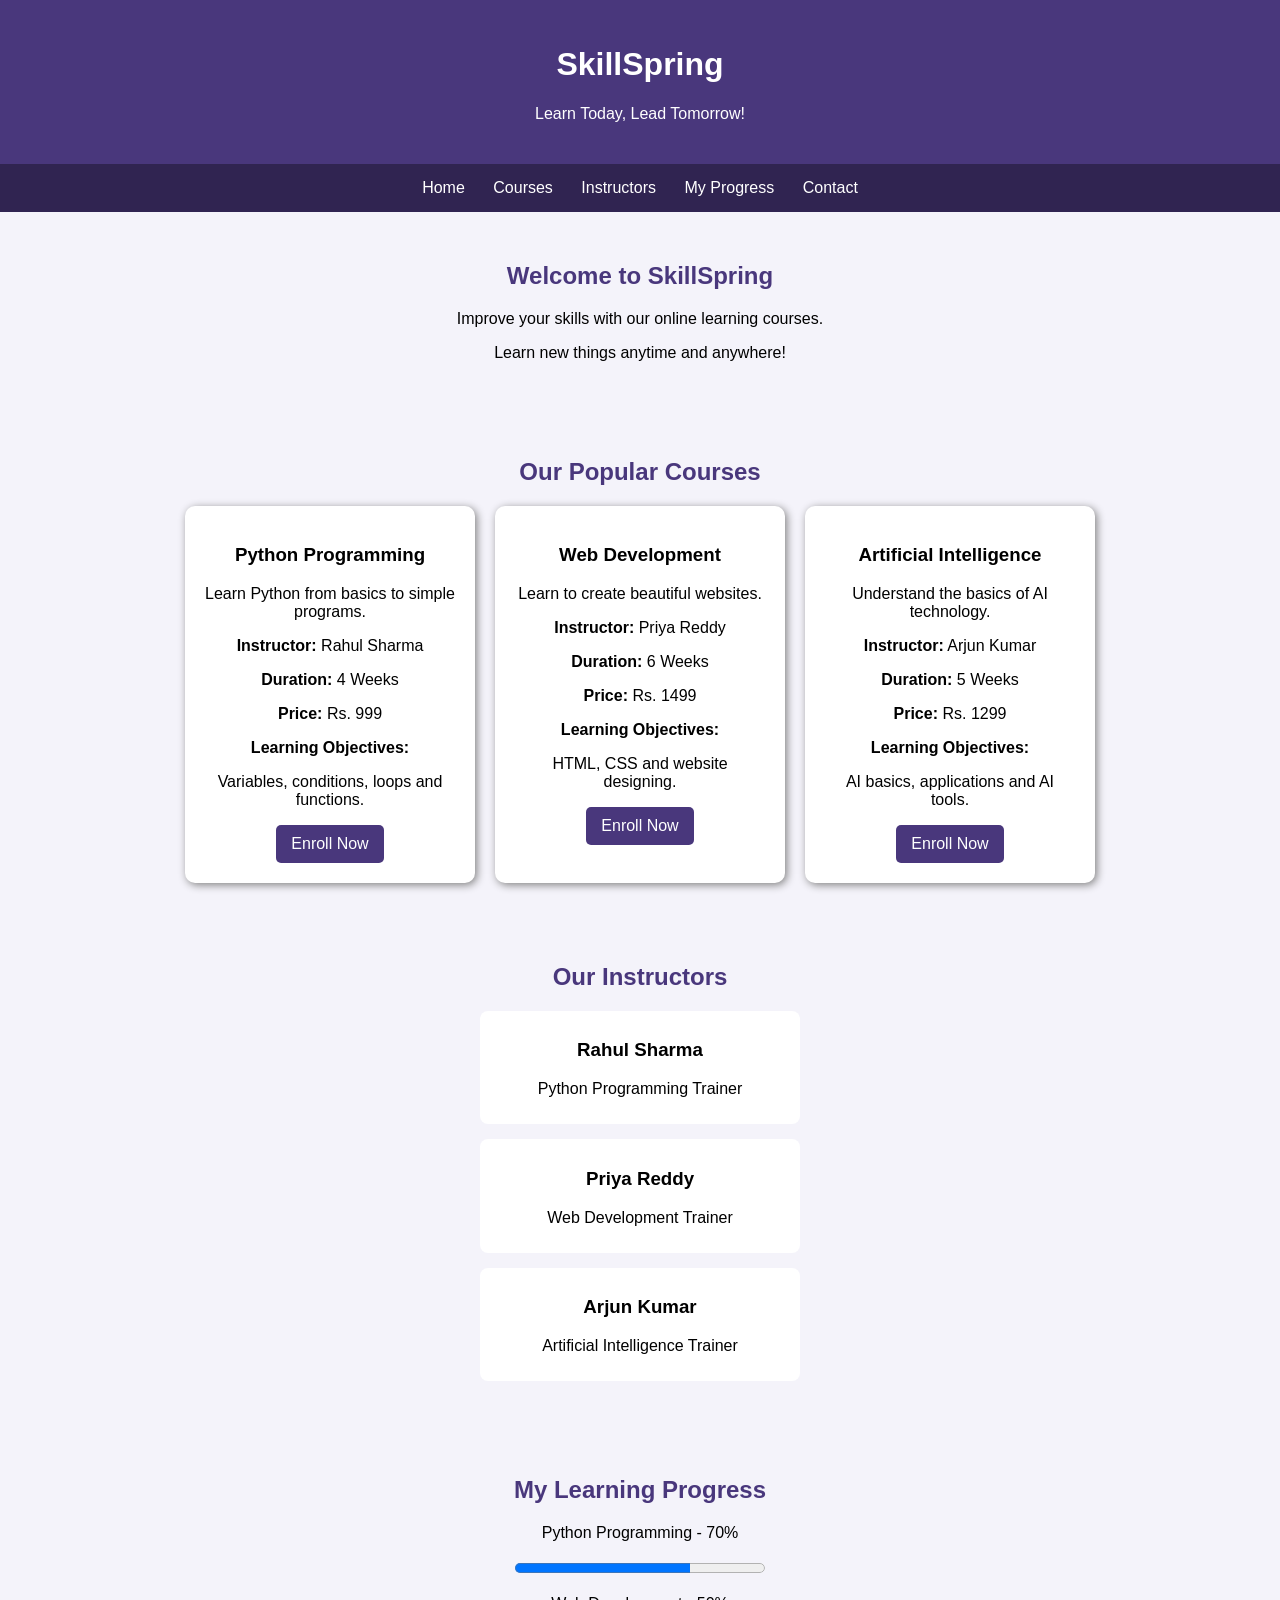
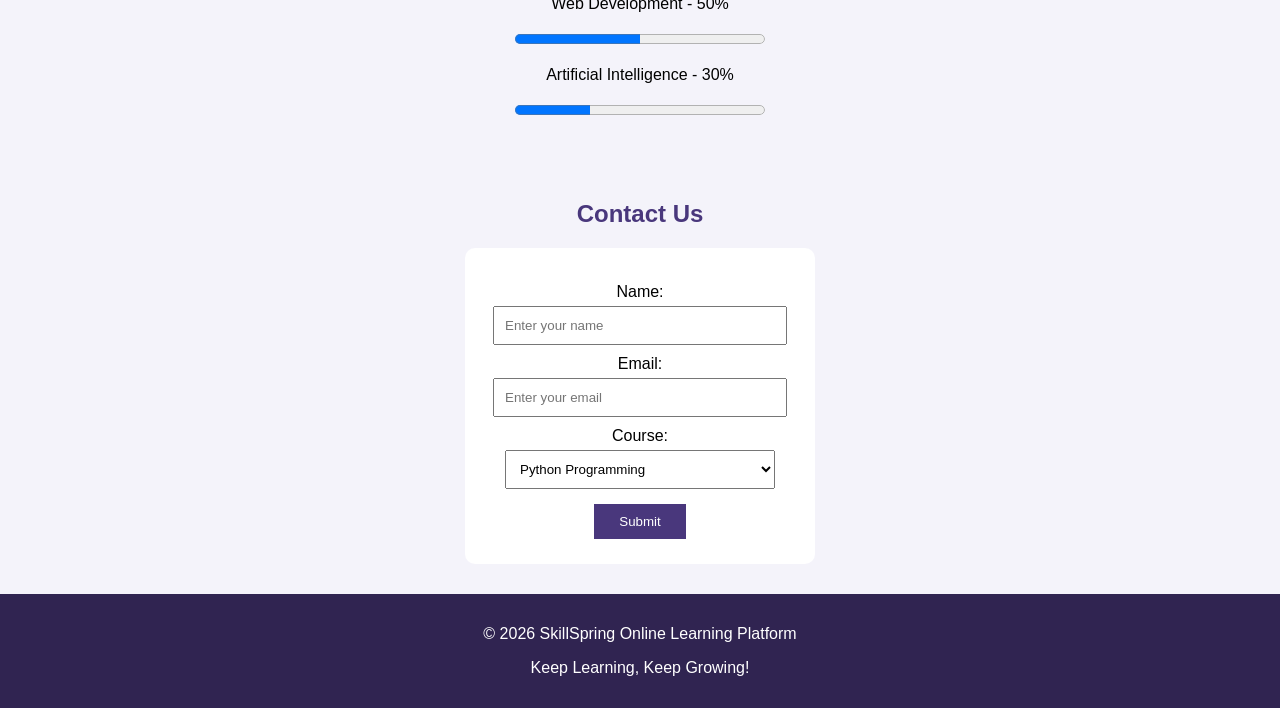
<file: online-learning/index.html>
<!DOCTYPE html>
<html>
<head>
    <title>SkillSpring - Online Learning</title>
    <link rel="stylesheet" href="style.css">
</head>

<body>

    <header>
        <h1>SkillSpring</h1>
        <p>Learn Today, Lead Tomorrow!</p>
    </header>

    <nav>
        <a href="#home">Home</a>
        <a href="#courses">Courses</a>
        <a href="#instructors">Instructors</a>
        <a href="#progress">My Progress</a>
        <a href="#contact">Contact</a>
    </nav>

    <section id="home">
        <h2>Welcome to SkillSpring</h2>
        <p>Improve your skills with our online learning courses.</p>
        <p>Learn new things anytime and anywhere!</p>
    </section>

    <section id="courses">
        <h2>Our Popular Courses</h2>

        <div class="course-container">

            <div class="card">
                <h3>Python Programming</h3>
                <p>Learn Python from basics to simple programs.</p>
                <p><b>Instructor:</b> Rahul Sharma</p>
                <p><b>Duration:</b> 4 Weeks</p>
                <p><b>Price:</b> Rs. 999</p>
                <p><b>Learning Objectives:</b></p>
                <p>Variables, conditions, loops and functions.</p>
                <a href="#contact">Enroll Now</a>
            </div>

            <div class="card">
                <h3>Web Development</h3>
                <p>Learn to create beautiful websites.</p>
                <p><b>Instructor:</b> Priya Reddy</p>
                <p><b>Duration:</b> 6 Weeks</p>
                <p><b>Price:</b> Rs. 1499</p>
                <p><b>Learning Objectives:</b></p>
                <p>HTML, CSS and website designing.</p>
                <a href="#contact">Enroll Now</a>
            </div>

            <div class="card">
                <h3>Artificial Intelligence</h3>
                <p>Understand the basics of AI technology.</p>
                <p><b>Instructor:</b> Arjun Kumar</p>
                <p><b>Duration:</b> 5 Weeks</p>
                <p><b>Price:</b> Rs. 1299</p>
                <p><b>Learning Objectives:</b></p>
                <p>AI basics, applications and AI tools.</p>
                <a href="#contact">Enroll Now</a>
            </div>

        </div>
    </section>

    <section id="instructors">
        <h2>Our Instructors</h2>

        <div class="instructor">
            <h3>Rahul Sharma</h3>
            <p>Python Programming Trainer</p>
        </div>

        <div class="instructor">
            <h3>Priya Reddy</h3>
            <p>Web Development Trainer</p>
        </div>

        <div class="instructor">
            <h3>Arjun Kumar</h3>
            <p>Artificial Intelligence Trainer</p>
        </div>
    </section>

    <section id="progress">
        <h2>My Learning Progress</h2>

        <p>Python Programming - 70%</p>
        <progress value="70" max="100"></progress>

        <p>Web Development - 50%</p>
        <progress value="50" max="100"></progress>

        <p>Artificial Intelligence - 30%</p>
        <progress value="30" max="100"></progress>
    </section>

    <section id="contact">
        <h2>Contact Us</h2>

        <form>
            <label>Name:</label>
            <input type="text" placeholder="Enter your name">

            <label>Email:</label>
            <input type="email" placeholder="Enter your email">

            <label>Course:</label>
            <select>
                <option>Python Programming</option>
                <option>Web Development</option>
                <option>Artificial Intelligence</option>
            </select>

            <button type="button">Submit</button>
        </form>
    </section>

    <footer>
        <p>© 2026 SkillSpring Online Learning Platform</p>
        <p>Keep Learning, Keep Growing!</p>
    </footer>

</body>
</html>
</file>
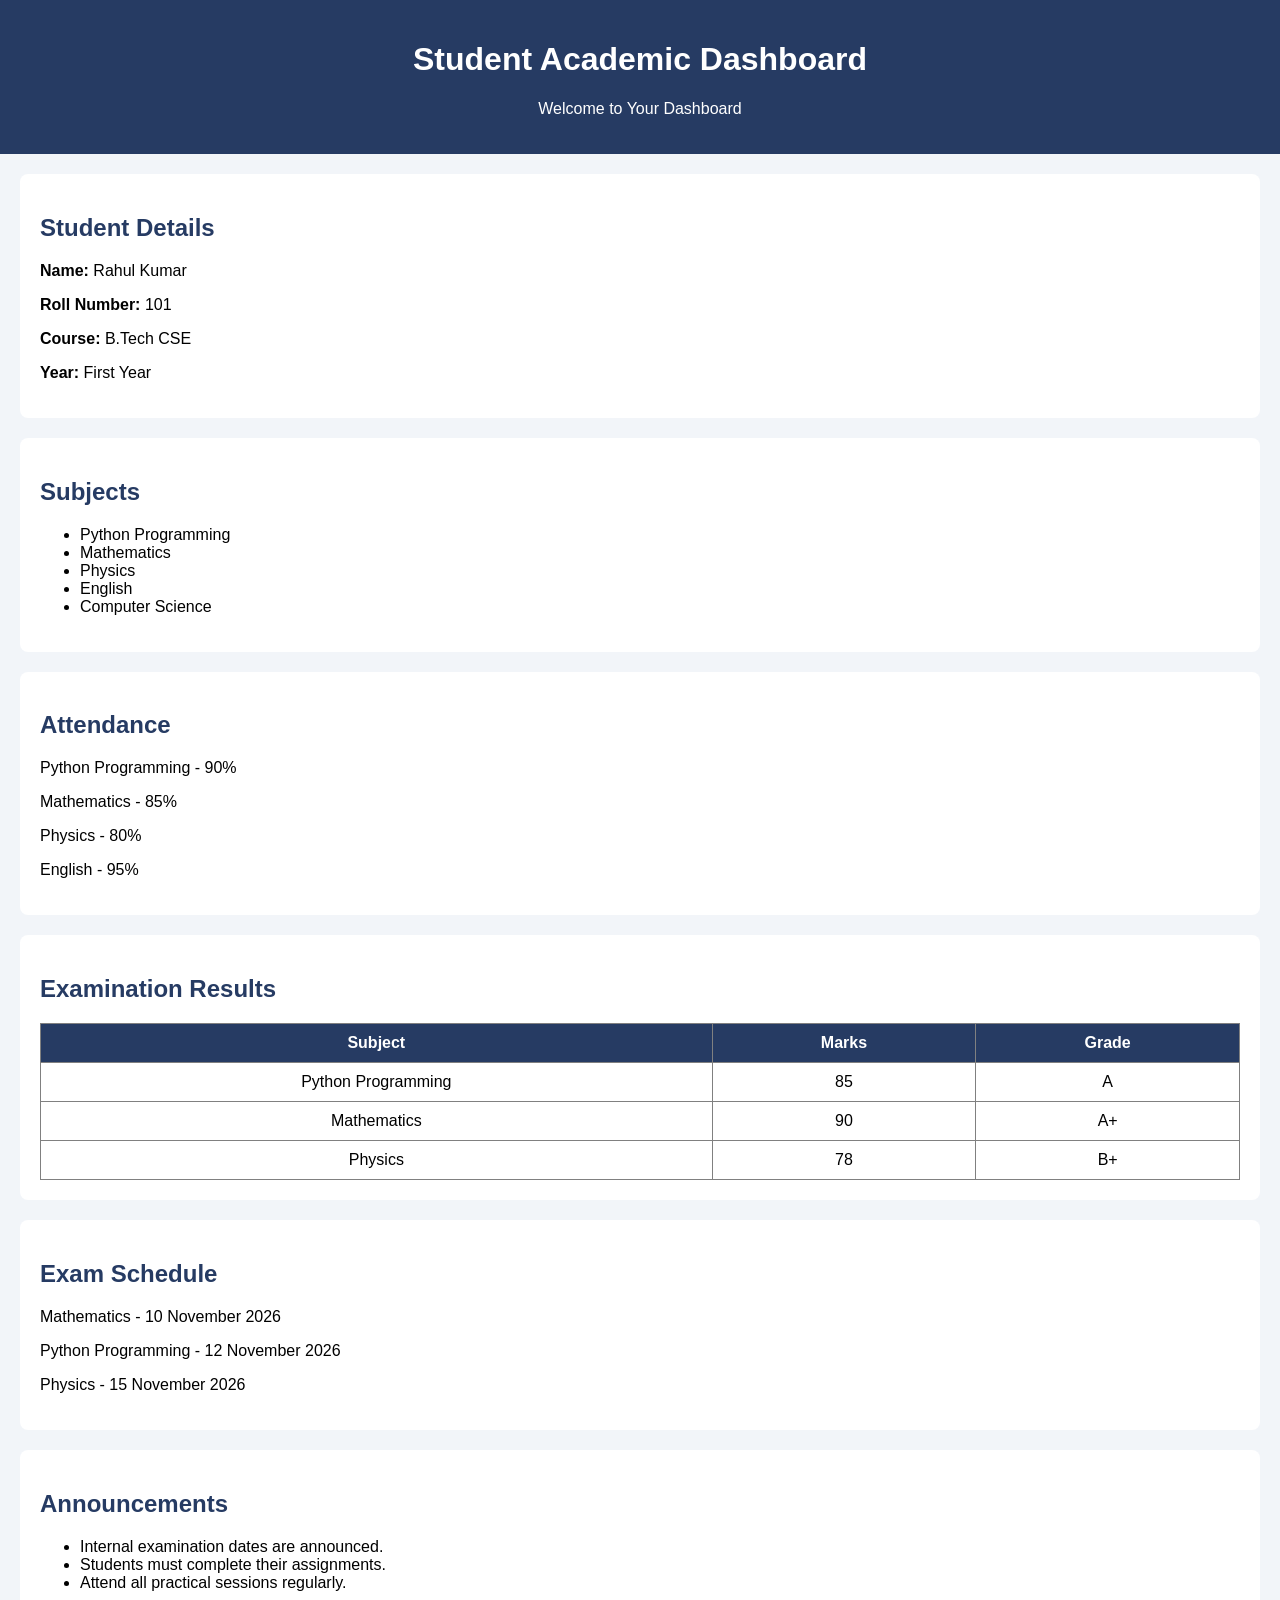
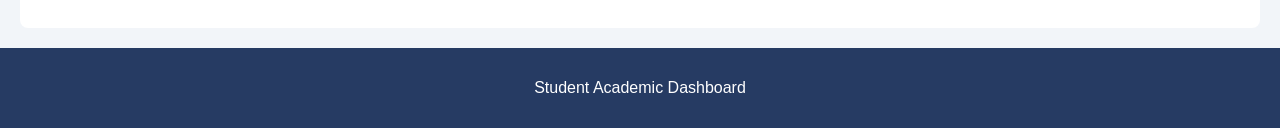
<file: student-dashboard/index.html>
<!DOCTYPE HTML>
<html>
<head>
    <title>Student Academic Dashboard</title>
    <link rel="stylesheet" href="style.css">
</head>

<body>

    <header>
        <h1>Student Academic Dashboard</h1>
        <p>Welcome to Your Dashboard</p>
    </header>

    <section>
        <h2>Student Details</h2>
        <p><b>Name:</b> Rahul Kumar</p>
        <p><b>Roll Number:</b> 101</p>
        <p><b>Course:</b> B.Tech CSE</p>
        <p><b>Year:</b> First Year</p>
    </section>

    <section>
        <h2>Subjects</h2>
        <ul>
            <li>Python Programming</li>
            <li>Mathematics</li>
            <li>Physics</li>
            <li>English</li>
            <li>Computer Science</li>
        </ul>
    </section>

    <section>
        <h2>Attendance</h2>
        <p>Python Programming - 90%</p>
        <p>Mathematics - 85%</p>
        <p>Physics - 80%</p>
        <p>English - 95%</p>
    </section>

    <section>
        <h2>Examination Results</h2>
        <table>
            <tr>
                <th>Subject</th>
                <th>Marks</th>
                <th>Grade</th>
            </tr>

            <tr>
                <td>Python Programming</td>
                <td>85</td>
                <td>A</td>
            </tr>

            <tr>
                <td>Mathematics</td>
                <td>90</td>
                <td>A+</td>
            </tr>

            <tr>
                <td>Physics</td>
                <td>78</td>
                <td>B+</td>
            </tr>
        </table>
    </section>

    <section>
        <h2>Exam Schedule</h2>
        <p>Mathematics - 10 November 2026</p>
        <p>Python Programming - 12 November 2026</p>
        <p>Physics - 15 November 2026</p>
    </section>

    <section>
        <h2>Announcements</h2>
        <ul>
            <li>Internal examination dates are announced.</li>
            <li>Students must complete their assignments.</li>
            <li>Attend all practical sessions regularly.</li>
        </ul>
    </section>

    <footer>
        <p>Student Academic Dashboard</p>
    </footer>

</body>
</html>
</file>
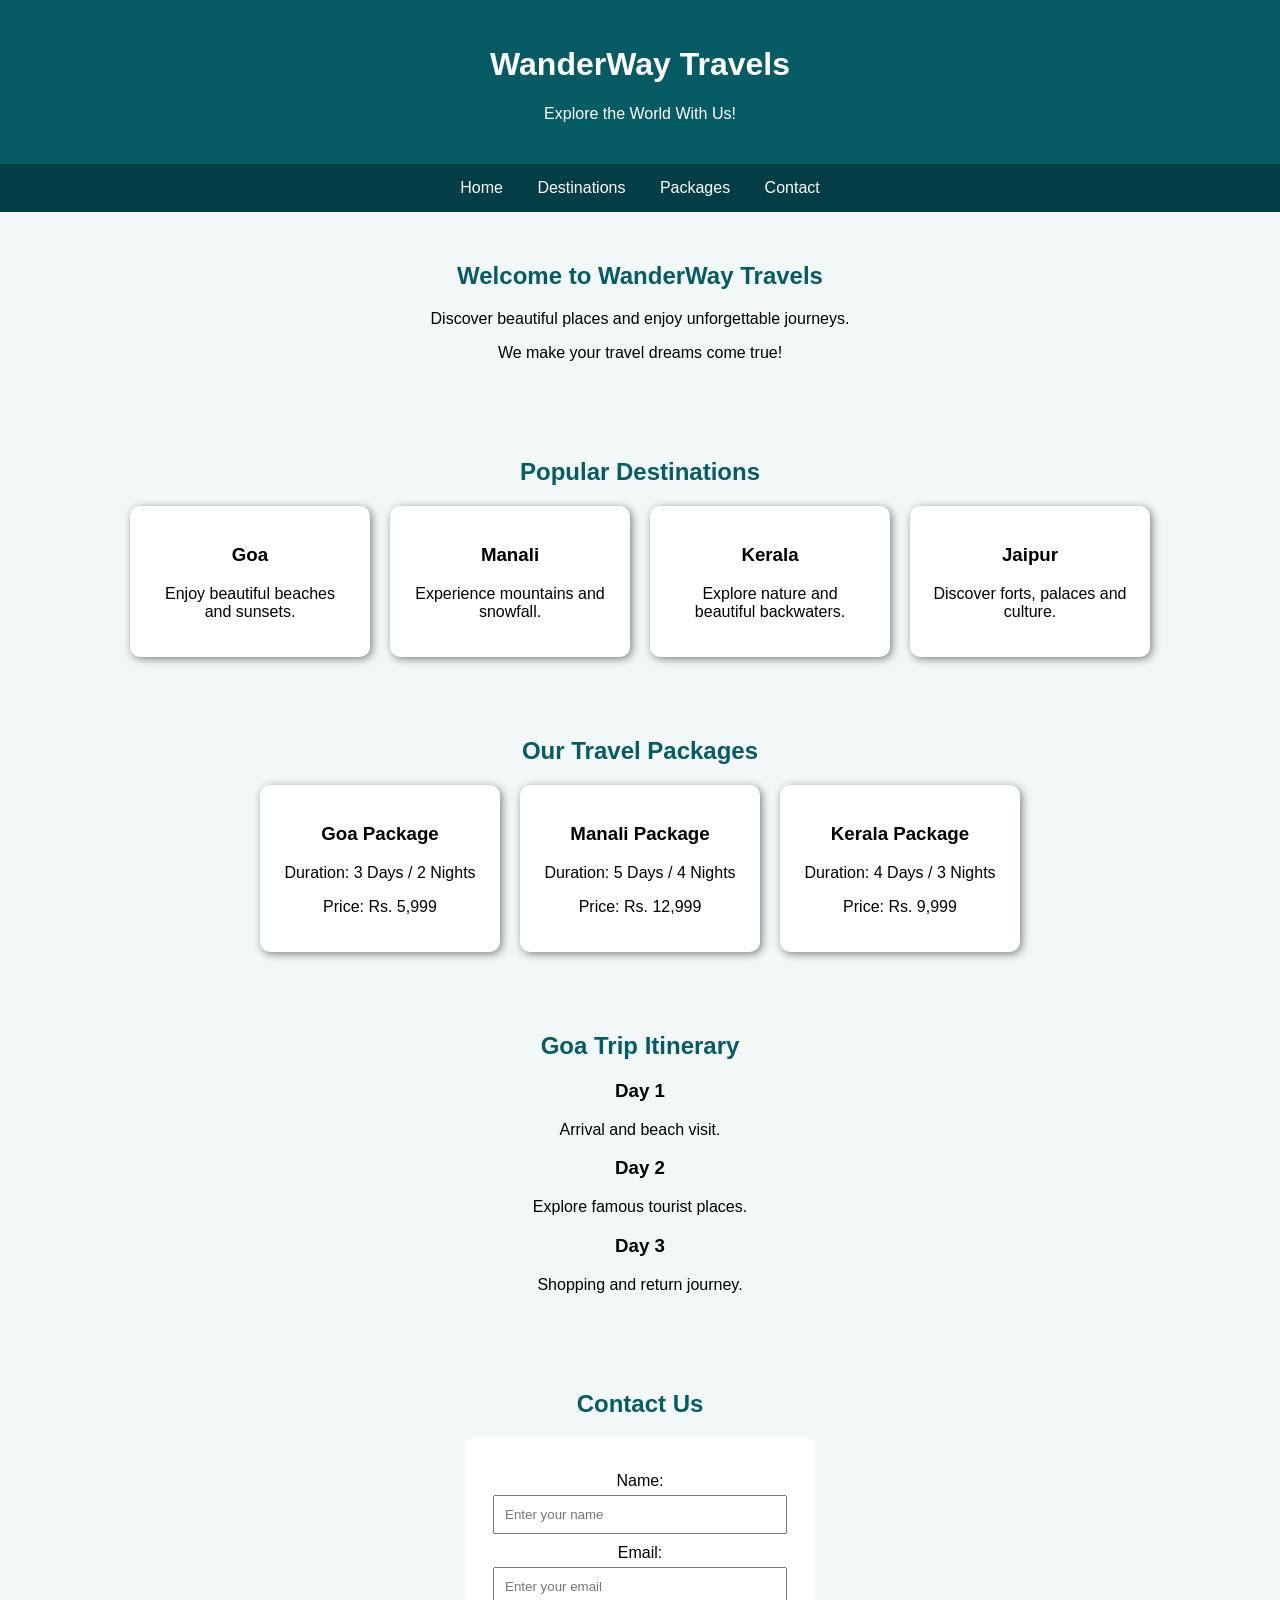
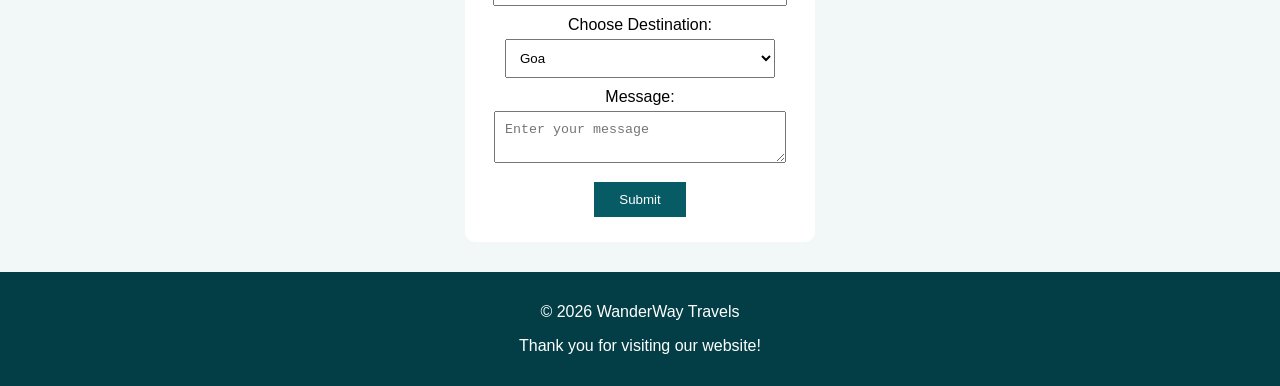
<file: travel-agency/index.html>
<!DOCTYPE html>
<html>
<head>
    <title>WanderWay Travels</title>
    <link rel="stylesheet" href="style.css">
</head>

<body>

    <header>
        <h1>WanderWay Travels</h1>
        <p>Explore the World With Us!</p>
    </header>

    <nav>
        <a href="#home">Home</a>
        <a href="#destinations">Destinations</a>
        <a href="#packages">Packages</a>
        <a href="#contact">Contact</a>
    </nav>

    <section id="home">
        <h2>Welcome to WanderWay Travels</h2>
        <p>Discover beautiful places and enjoy unforgettable journeys.</p>
        <p>We make your travel dreams come true!</p>
    </section>

    <section id="destinations">
        <h2>Popular Destinations</h2>

        <div class="places">

            <div class="card">
                <h3>Goa</h3>
                <p>Enjoy beautiful beaches and sunsets.</p>
            </div>

            <div class="card">
                <h3>Manali</h3>
                <p>Experience mountains and snowfall.</p>
            </div>

            <div class="card">
                <h3>Kerala</h3>
                <p>Explore nature and beautiful backwaters.</p>
            </div>

            <div class="card">
                <h3>Jaipur</h3>
                <p>Discover forts, palaces and culture.</p>
            </div>

        </div>
    </section>

    <section id="packages">
        <h2>Our Travel Packages</h2>

        <div class="packages">

            <div class="card">
                <h3>Goa Package</h3>
                <p>Duration: 3 Days / 2 Nights</p>
                <p>Price: Rs. 5,999</p>
            </div>

            <div class="card">
                <h3>Manali Package</h3>
                <p>Duration: 5 Days / 4 Nights</p>
                <p>Price: Rs. 12,999</p>
            </div>

            <div class="card">
                <h3>Kerala Package</h3>
                <p>Duration: 4 Days / 3 Nights</p>
                <p>Price: Rs. 9,999</p>
            </div>

        </div>
    </section>

    <section id="itinerary">
        <h2>Goa Trip Itinerary</h2>

        <h3>Day 1</h3>
        <p>Arrival and beach visit.</p>

        <h3>Day 2</h3>
        <p>Explore famous tourist places.</p>

        <h3>Day 3</h3>
        <p>Shopping and return journey.</p>
    </section>

    <section id="contact">
        <h2>Contact Us</h2>

        <form>
            <label>Name:</label>
            <input type="text" placeholder="Enter your name">

            <label>Email:</label>
            <input type="email" placeholder="Enter your email">

            <label>Choose Destination:</label>
            <select>
                <option>Goa</option>
                <option>Manali</option>
                <option>Kerala</option>
                <option>Jaipur</option>
            </select>

            <label>Message:</label>
            <textarea placeholder="Enter your message"></textarea>

            <button type="button">Submit</button>
        </form>
    </section>

    <footer>
        <p>© 2026 WanderWay Travels</p>
        <p>Thank you for visiting our website!</p>
    </footer>

</body>
</html>
</file>
<file: online-learning/style.css>
body {
    font-family: Arial;
    margin: 0;
    background-color: #f4f3fa;
}


header {
    background-color: #49377c;
    color: white;
    text-align: center;
    padding: 25px;
}



nav {
    background-color: #302451;
    padding: 15px;
    text-align: center;
}

nav a {
    color: white;
    text-decoration: none;
    margin: 12px;
}


section {
    padding: 30px;
    text-align: center;
}

h2 {
    color: #49377c;
}



.course-container {
    display: flex;
    justify-content: center;
    gap: 20px;
    flex-wrap: wrap;
}

.card {
    background-color: white;
    width: 250px;
    padding: 20px;
    border-radius: 10px;
    box-shadow: 2px 2px 8px gray;
}



.card a {
    display: inline-block;
    background-color: #49377c;
    color: white;
    padding: 10px 15px;
    text-decoration: none;
    border-radius: 5px;
}



.instructor {
    background-color: white;
    margin: 15px auto;
    padding: 10px;
    width: 300px;
    border-radius: 8px;
}

/* Progress */

progress {
    width: 250px;
    height: 20px;
}



form {
    background-color: white;
    padding: 25px;
    width: 300px;
    margin: auto;
    border-radius: 10px;
}

label {
    display: block;
    margin-top: 10px;
}

input, select {
    width: 90%;
    padding: 10px;
    margin-top: 5px;
}

button {
    background-color: #49377c;
    color: white;
    padding: 10px 25px;
    border: none;
    margin-top: 15px;
}



footer {
    background-color: #302451;
    color: white;
    text-align: center;
    padding: 15px;
}
</file>
<file: student-dashboard/style.css>
body {
    font-family: Arial;
    background-color: #f2f5f9;
    margin: 0;
}

header {
    background-color: #263b63;
    color: white;
    text-align: center;
    padding: 20px;
}

section {
    background-color: white;
    margin: 20px;
    padding: 20px;
    border-radius: 8px;
}

h2 {
    color: #263b63;
}

table {
    width: 100%;
    border-collapse: collapse;
}

th, td {
    border: 1px solid gray;
    padding: 10px;
    text-align: center;
}

th {
    background-color: #263b63;
    color: white;
}

footer {
    background-color: #263b63;
    color: white;
    text-align: center;
    padding: 15px;
}
</file>
<file: travel-agency/style.css>
body {
    font-family: Arial;
    margin: 0;
    background-color: #f2f7f7;
}

/* Header */

header {
    background-color: #075b65;
    color: white;
    text-align: center;
    padding: 25px;
}

/* Navigation */

nav {
    background-color: #033e46;
    padding: 15px;
    text-align: center;
}

nav a {
    color: white;
    text-decoration: none;
    margin: 15px;
}

/* Sections */

section {
    padding: 30px;
    text-align: center;
}

h2 {
    color: #075b65;
}

/* Destination and Package Cards */

.places, .packages {
    display: flex;
    justify-content: center;
    gap: 20px;
    flex-wrap: wrap;
}

.card {
    background-color: white;
    padding: 20px;
    width: 200px;
    border-radius: 10px;
    box-shadow: 2px 2px 8px gray;
}

/* Contact Form */

form {
    background-color: white;
    padding: 25px;
    width: 300px;
    margin: auto;
    border-radius: 10px;
}

label {
    display: block;
    margin-top: 10px;
}

input, select, textarea {
    width: 90%;
    padding: 10px;
    margin-top: 5px;
}

button {
    background-color: #075b65;
    color: white;
    padding: 10px 25px;
    border: none;
    margin-top: 15px;
    cursor: pointer;
}

/* Footer */

footer {
    background-color: #033e46;
    color: white;
    text-align: center;
    padding: 15px;
}
</file>
